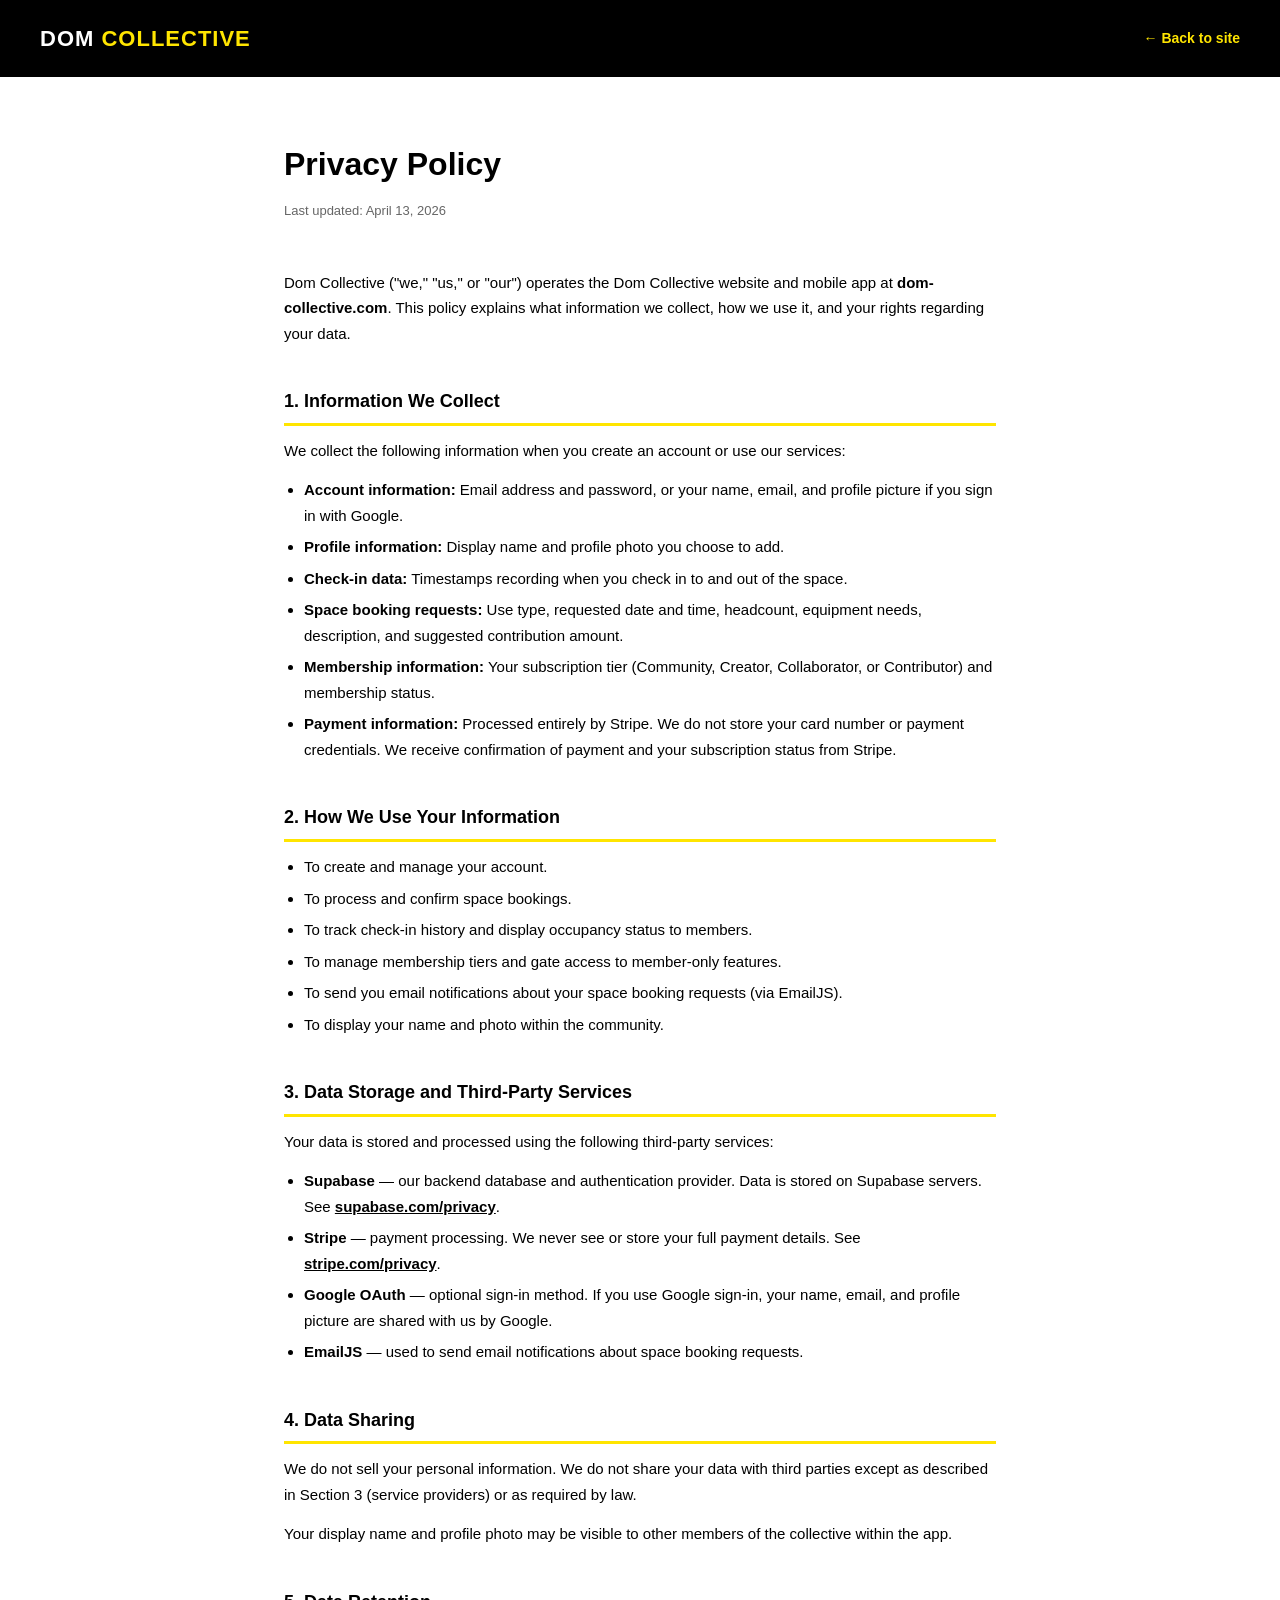
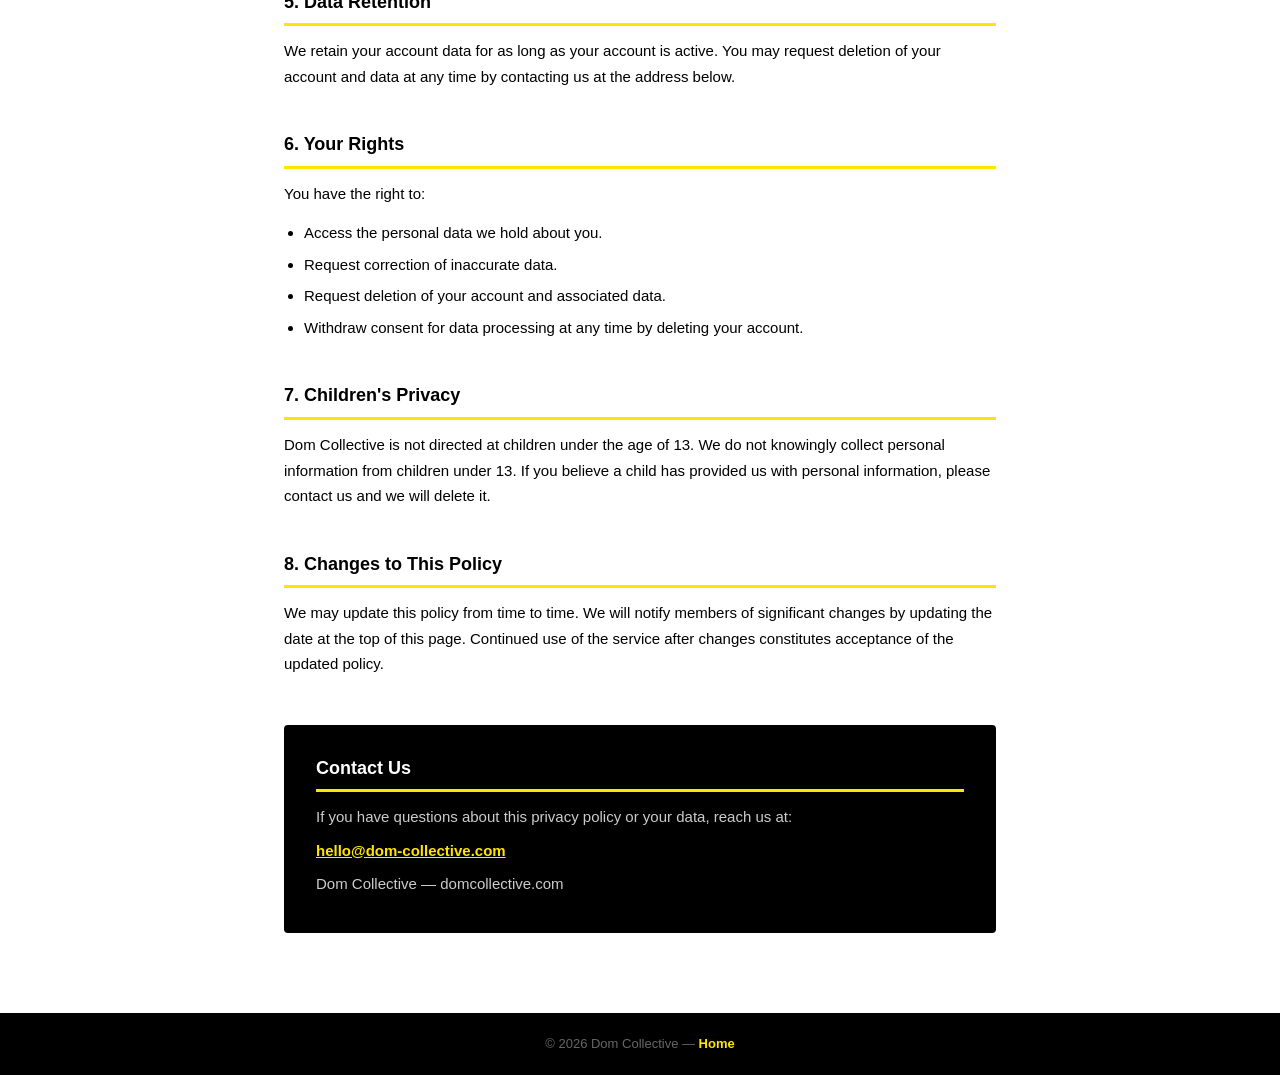
<file: privacy-policy.html>
<!DOCTYPE html>
<html lang="en">
<head>
    <meta charset="UTF-8">
    <meta name="viewport" content="width=device-width, initial-scale=1.0">
    <title>Privacy Policy — Dom Collective</title>
    <style>
        * { margin: 0; padding: 0; box-sizing: border-box; }
        body {
            font-family: 'Arial', 'Helvetica', sans-serif;
            background: #fff;
            color: #000;
            line-height: 1.7;
        }
        header {
            background: #000;
            color: #fff;
            padding: 20px 40px;
            display: flex;
            align-items: center;
            justify-content: space-between;
        }
        header a {
            color: #FFE500;
            text-decoration: none;
            font-size: 14px;
            font-weight: bold;
        }
        header a:hover { text-decoration: underline; }
        .logo { font-size: 22px; font-weight: 900; letter-spacing: 1px; }
        .logo span { color: #FFE500; }
        main {
            max-width: 760px;
            margin: 0 auto;
            padding: 60px 24px 80px;
        }
        h1 {
            font-size: 32px;
            font-weight: 900;
            margin-bottom: 8px;
        }
        .updated {
            font-size: 13px;
            color: #666;
            margin-bottom: 48px;
        }
        h2 {
            font-size: 18px;
            font-weight: 700;
            margin: 40px 0 12px;
            padding-bottom: 6px;
            border-bottom: 3px solid #FFE500;
        }
        p { margin-bottom: 14px; font-size: 15px; }
        ul {
            margin: 8px 0 14px 20px;
            font-size: 15px;
        }
        ul li { margin-bottom: 6px; }
        a { color: #000; font-weight: bold; }
        a:hover { color: #666; }
        .contact-block {
            background: #000;
            color: #fff;
            padding: 28px 32px;
            margin-top: 48px;
            border-radius: 4px;
        }
        .contact-block p { color: #ccc; margin-bottom: 8px; }
        .contact-block a { color: #FFE500; }
        footer {
            background: #000;
            color: #666;
            text-align: center;
            padding: 20px;
            font-size: 13px;
        }
        footer a { color: #FFE500; text-decoration: none; }
    </style>
</head>
<body>

<header>
    <div class="logo">DOM<span> COLLECTIVE</span></div>
    <a href="/">← Back to site</a>
</header>

<main>
    <h1>Privacy Policy</h1>
    <p class="updated">Last updated: April 13, 2026</p>

    <p>Dom Collective ("we," "us," or "our") operates the Dom Collective website and mobile app at <strong>dom-collective.com</strong>. This policy explains what information we collect, how we use it, and your rights regarding your data.</p>

    <h2>1. Information We Collect</h2>
    <p>We collect the following information when you create an account or use our services:</p>
    <ul>
        <li><strong>Account information:</strong> Email address and password, or your name, email, and profile picture if you sign in with Google.</li>
        <li><strong>Profile information:</strong> Display name and profile photo you choose to add.</li>
        <li><strong>Check-in data:</strong> Timestamps recording when you check in to and out of the space.</li>
        <li><strong>Space booking requests:</strong> Use type, requested date and time, headcount, equipment needs, description, and suggested contribution amount.</li>
        <li><strong>Membership information:</strong> Your subscription tier (Community, Creator, Collaborator, or Contributor) and membership status.</li>
        <li><strong>Payment information:</strong> Processed entirely by Stripe. We do not store your card number or payment credentials. We receive confirmation of payment and your subscription status from Stripe.</li>
    </ul>

    <h2>2. How We Use Your Information</h2>
    <ul>
        <li>To create and manage your account.</li>
        <li>To process and confirm space bookings.</li>
        <li>To track check-in history and display occupancy status to members.</li>
        <li>To manage membership tiers and gate access to member-only features.</li>
        <li>To send you email notifications about your space booking requests (via EmailJS).</li>
        <li>To display your name and photo within the community.</li>
    </ul>

    <h2>3. Data Storage and Third-Party Services</h2>
    <p>Your data is stored and processed using the following third-party services:</p>
    <ul>
        <li><strong>Supabase</strong> — our backend database and authentication provider. Data is stored on Supabase servers. See <a href="https://supabase.com/privacy" target="_blank">supabase.com/privacy</a>.</li>
        <li><strong>Stripe</strong> — payment processing. We never see or store your full payment details. See <a href="https://stripe.com/privacy" target="_blank">stripe.com/privacy</a>.</li>
        <li><strong>Google OAuth</strong> — optional sign-in method. If you use Google sign-in, your name, email, and profile picture are shared with us by Google.</li>
        <li><strong>EmailJS</strong> — used to send email notifications about space booking requests.</li>
    </ul>

    <h2>4. Data Sharing</h2>
    <p>We do not sell your personal information. We do not share your data with third parties except as described in Section 3 (service providers) or as required by law.</p>
    <p>Your display name and profile photo may be visible to other members of the collective within the app.</p>

    <h2>5. Data Retention</h2>
    <p>We retain your account data for as long as your account is active. You may request deletion of your account and data at any time by contacting us at the address below.</p>

    <h2>6. Your Rights</h2>
    <p>You have the right to:</p>
    <ul>
        <li>Access the personal data we hold about you.</li>
        <li>Request correction of inaccurate data.</li>
        <li>Request deletion of your account and associated data.</li>
        <li>Withdraw consent for data processing at any time by deleting your account.</li>
    </ul>

    <h2>7. Children's Privacy</h2>
    <p>Dom Collective is not directed at children under the age of 13. We do not knowingly collect personal information from children under 13. If you believe a child has provided us with personal information, please contact us and we will delete it.</p>

    <h2>8. Changes to This Policy</h2>
    <p>We may update this policy from time to time. We will notify members of significant changes by updating the date at the top of this page. Continued use of the service after changes constitutes acceptance of the updated policy.</p>

    <div class="contact-block">
        <h2 style="border-bottom: 3px solid #FFE500; margin-top: 0;">Contact Us</h2>
        <p>If you have questions about this privacy policy or your data, reach us at:</p>
        <p><a href="mailto:hello@dom-collective.com">hello@dom-collective.com</a></p>
        <p style="margin-top: 8px;">Dom Collective &mdash; domcollective.com</p>
    </div>
</main>

<footer>
    &copy; 2026 Dom Collective &mdash; <a href="/">Home</a>
</footer>

</body>
</html>
</file>
